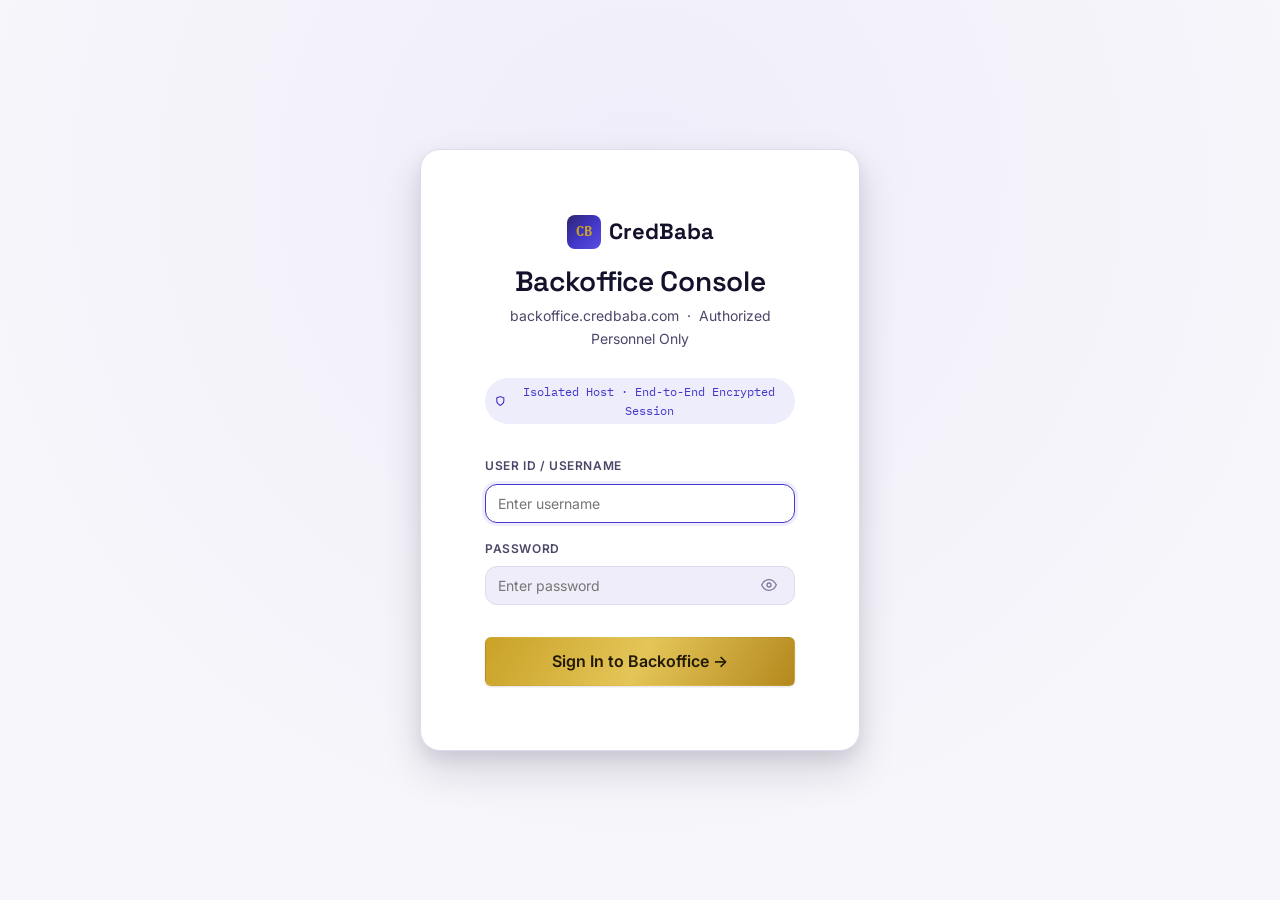
<file: index.html>
<!DOCTYPE html>
<html lang="en">
<head>
<meta charset="UTF-8">
<meta name="robots" content="noindex, nofollow, noarchive">
<title>CredBaba Backoffice</title>
<script src="assets/js/backoffice-auth.js"></script>
<script>
  if (CredBabaBackofficeAuth.getSession()) {
    window.location.replace('blogs.html');
  } else {
    window.location.replace('login.html');
  }
</script>
</head>
<body>
</body>
</html>
</file>
<file: assets/css/tokens.css>
/* ==========================================================================
   CredBaba: Design Tokens
   Indigo/violet core + antique gold accent. Ledger-line motif throughout.
   ========================================================================== */

:root {
  /* ---- Color: Light mode (default) ---- */
  --color-bg: #F7F6FB;
  --color-bg-raised: #FFFFFF;
  --color-surface: #EFEDF9;
  --color-surface-2: #E8E6F5;
  --color-ink: #14122B;
  --color-ink-soft: #4A4768;
  --color-ink-faint: #7E7B9C;
  --color-border: #DEDBEE;
  --color-border-strong: #C6C2E0;

  --color-indigo: #4338CA;
  --color-indigo-deep: #2C2470;
  --color-indigo-soft: #EEEDFB;
  --color-gold: #B4881E;
  --color-gold-bright: #C9A227;
  --color-gold-soft: #F6EFD9;

  --color-success: #1E7A4C;
  --color-success-soft: #E3F3EA;
  --color-error: #B3261E;
  --color-error-soft: #FBEAE9;

  --gradient-hero: linear-gradient(135deg, #2C2470 0%, #4338CA 55%, #5B4FE0 100%);
  --gradient-gold: linear-gradient(120deg, #C9A227 0%, #E4C558 50%, #B4881E 100%);

  /* ---- Type ---- */
  --font-display: "Space Grotesk", "Segoe UI", system-ui, sans-serif;
  --font-body: "Inter", "Segoe UI", system-ui, sans-serif;
  --font-mono: "IBM Plex Mono", "SFMono-Regular", Consolas, monospace;

  --text-xs: 0.75rem;
  --text-sm: 0.875rem;
  --text-base: 1rem;
  --text-lg: 1.125rem;
  --text-xl: 1.375rem;
  --text-2xl: 1.75rem;
  --text-3xl: 2.25rem;
  --text-4xl: 3rem;
  --text-5xl: 3.75rem;

  /* ---- Spacing scale ---- */
  --space-1: 0.25rem;
  --space-2: 0.5rem;
  --space-3: 0.75rem;
  --space-4: 1rem;
  --space-5: 1.5rem;
  --space-6: 2rem;
  --space-7: 3rem;
  --space-8: 4rem;
  --space-9: 6rem;
  --space-10: 8rem;

  /* ---- Layout ---- */
  --radius-sm: 6px;
  --radius-md: 12px;
  --radius-lg: 20px;
  --container-max: 1180px;
  --shadow-sm: 0 1px 2px rgba(20, 18, 43, 0.06), 0 1px 3px rgba(20, 18, 43, 0.08);
  --shadow-md: 0 4px 14px rgba(20, 18, 43, 0.08), 0 2px 6px rgba(20, 18, 43, 0.06);
  --shadow-lg: 0 20px 40px rgba(20, 18, 43, 0.14), 0 8px 16px rgba(20, 18, 43, 0.08);

  --ease-out: cubic-bezier(0.16, 1, 0.3, 1);
  --dur-fast: 150ms;
  --dur-med: 320ms;
  --dur-slow: 560ms;
}

/* ---- Color: Dark mode ---- */
[data-theme="dark"] {
  --color-bg: #100E24;
  --color-bg-raised: #17143336;
  --color-bg-raised: #1A1738;
  --color-surface: #1F1C40;
  --color-surface-2: #262149;
  --color-ink: #F1F0FA;
  --color-ink-soft: #C4C1DE;
  --color-ink-faint: #8E8AB4;
  --color-border: #322C5C;
  --color-border-strong: #423A73;

  --color-indigo: #7C72E8;
  --color-indigo-deep: #4338CA;
  --color-indigo-soft: #241F4A;
  --color-gold: #D9B646;
  --color-gold-bright: #E4C558;
  --color-gold-soft: #2E2818;

  --color-success: #4ADE94;
  --color-success-soft: #143323;
  --color-error: #F0655D;
  --color-error-soft: #3A1A19;

  --gradient-hero: linear-gradient(135deg, #100E24 0%, #241F4A 50%, #4338CA 130%);
  --shadow-sm: 0 1px 2px rgba(0, 0, 0, 0.3);
  --shadow-md: 0 4px 14px rgba(0, 0, 0, 0.35);
  --shadow-lg: 0 20px 40px rgba(0, 0, 0, 0.45);
}

/* ---- Reset ---- */
*, *::before, *::after { box-sizing: border-box; }
html { -webkit-text-size-adjust: 100%; }
body {
  margin: 0;
  font-family: var(--font-body);
  background: var(--color-bg);
  color: var(--color-ink);
  font-size: var(--text-base);
  line-height: 1.6;
  transition: background-color var(--dur-med) var(--ease-out), color var(--dur-med) var(--ease-out);
  -webkit-font-smoothing: antialiased;
}
img, svg { max-width: 100%; display: block; }
a { color: inherit; text-decoration: none; }
button { font-family: inherit; cursor: pointer; }
h1, h2, h3, h4 {
  font-family: var(--font-display);
  margin: 0 0 var(--space-3);
  line-height: 1.15;
  letter-spacing: -0.01em;
  font-weight: 600;
}
p { margin: 0 0 var(--space-4); }
ul { margin: 0; padding: 0; list-style: none; }

@media (prefers-reduced-motion: reduce) {
  *, *::before, *::after {
    animation-duration: 0.001ms !important;
    animation-iteration-count: 1 !important;
    transition-duration: 0.001ms !important;
    scroll-behavior: auto !important;
  }
}

:focus-visible {
  outline: 2px solid var(--color-indigo);
  outline-offset: 2px;
  border-radius: 4px;
}
[data-theme="dark"] :focus-visible {
  outline-color: var(--color-gold-bright);
}

.container {
  max-width: var(--container-max);
  margin: 0 auto;
  padding: 0 var(--space-5);
}

/* ---- Ledger line: signature motif ----
   A thin rule with a small tick, evoking a passbook/ledger entry line.
   Used sparingly: section transitions, stat callouts, card headers. */
.ledger-line {
  position: relative;
  height: 1px;
  background: var(--color-border-strong);
  margin: var(--space-6) 0;
}
.ledger-line::before {
  content: "";
  position: absolute;
  left: 0; top: -3px;
  width: 28px; height: 7px;
  background: var(--gradient-gold);
  border-radius: 2px;
}

/* ---- Stamped corner-notch: used on hero card + trust badges ---- */
.notch-card {
  position: relative;
  clip-path: polygon(0 0, calc(100% - 18px) 0, 100% 18px, 100% 100%, 0 100%);
}

/* ---- Buttons ---- */
.btn {
  display: inline-flex;
  align-items: center;
  justify-content: center;
  gap: var(--space-2);
  padding: 0.85rem 1.6rem;
  border-radius: var(--radius-sm);
  border: 1px solid transparent;
  font-family: var(--font-body);
  font-weight: 600;
  font-size: var(--text-base);
  transition: transform var(--dur-fast) var(--ease-out), box-shadow var(--dur-fast) var(--ease-out), background var(--dur-fast) var(--ease-out);
  white-space: nowrap;
}
.btn:active { transform: translateY(1px); }
.btn-primary {
  background: var(--gradient-gold);
  color: #221A05;
  box-shadow: var(--shadow-sm);
}
.btn-primary:hover { box-shadow: var(--shadow-md); transform: translateY(-1px); }
.btn-outline {
  background: transparent;
  border-color: var(--color-border-strong);
  color: var(--color-ink);
}
.btn-outline:hover { border-color: var(--color-indigo); color: var(--color-indigo); }
[data-theme="dark"] .btn-outline:hover { color: var(--color-gold-bright); border-color: var(--color-gold); }
.btn-block { width: 100%; }
.btn:disabled { opacity: 0.5; cursor: not-allowed; transform: none !important; }

/* ---- Card ---- */
.card {
  background: var(--color-bg-raised);
  border: 1px solid var(--color-border);
  border-radius: var(--radius-md);
  padding: var(--space-6);
  box-shadow: var(--shadow-sm);
}

/* ---- Badge / eyebrow ---- */
.eyebrow {
  display: inline-flex;
  align-items: center;
  gap: var(--space-2);
  font-size: var(--text-xs);
  letter-spacing: 0.08em;
  text-transform: uppercase;
  font-weight: 700;
  color: var(--color-gold);
}
.eyebrow::before {
  content: "";
  width: 6px; height: 6px;
  border-radius: 50%;
  background: var(--color-gold-bright);
}

/* ---- Utility ---- */
.mono { font-family: var(--font-mono); }
.text-soft { color: var(--color-ink-soft); }
.text-faint { color: var(--color-ink-faint); }
.center { text-align: center; }
.sr-only {
  position: absolute; width: 1px; height: 1px;
  padding: 0; margin: -1px; overflow: hidden;
  clip: rect(0,0,0,0); white-space: nowrap; border: 0;
}
</file>
<file: assets/css/site.css>
/* ==========================================================================
   CredBaba: Site layout, header, footer, hero, sections
   ========================================================================== */

/* ---- Header ---- */
.site-header {
  position: sticky;
  top: 0;
  z-index: 50;
  background: color-mix(in srgb, var(--color-bg) 88%, transparent);
  backdrop-filter: blur(10px);
  border-bottom: 1px solid var(--color-border);
}
.site-header .container {
  display: flex;
  align-items: center;
  justify-content: space-between;
  gap: var(--space-3);
  height: 72px;
}
.brand {
  display: flex;
  align-items: center;
  gap: var(--space-2);
  font-family: var(--font-display);
  font-weight: 700;
  font-size: var(--text-xl);
  color: var(--color-ink);
  flex-shrink: 0;
  white-space: nowrap;
}
@media (max-width: 420px) {
  .brand { font-size: var(--text-lg); }
}
.brand-mark {
  width: 34px; height: 34px;
  border-radius: 8px;
  background: var(--gradient-hero);
  display: flex; align-items: center; justify-content: center;
  color: var(--color-gold-bright);
  font-family: var(--font-mono);
  font-weight: 700;
  font-size: var(--text-sm);
  flex-shrink: 0;
}
.nav-desktop {
  display: flex;
  align-items: center;
  gap: var(--space-6);
}
.nav-links {
  display: flex;
  gap: var(--space-5);
}
.nav-links a {
  font-size: var(--text-sm);
  font-weight: 600;
  color: var(--color-ink-soft);
  transition: color var(--dur-fast);
  padding: var(--space-2) 0;
  position: relative;
}
.nav-links a:hover, .nav-links a.active { color: var(--color-indigo); }
[data-theme="dark"] .nav-links a:hover,
[data-theme="dark"] .nav-links a.active { color: var(--color-gold-bright); }

.header-actions {
  display: flex;
  align-items: center;
  gap: var(--space-3);
}
.theme-toggle {
  width: 40px; height: 40px;
  border-radius: 50%;
  border: 1px solid var(--color-border-strong);
  background: var(--color-surface);
  display: flex; align-items: center; justify-content: center;
  color: var(--color-ink-soft);
  flex-shrink: 0;
}
.theme-toggle svg { width: 18px; height: 18px; }
.icon-sun { display: none; }
[data-theme="dark"] .icon-moon { display: none; }
[data-theme="dark"] .icon-sun { display: block; }

.nav-toggle {
  display: none;
  width: 40px; height: 40px;
  border-radius: 8px;
  border: 1px solid var(--color-border-strong);
  background: var(--color-surface);
  align-items: center; justify-content: center;
  color: var(--color-ink);
}

/* On small screens the header CTA competes with the brand name for
   space. The hero already repeats this CTA prominently below, so we
   hide the header's copy of it on mobile and keep only the essential
   controls (theme toggle, menu). */
@media (max-width: 640px) {
  .header-cta { display: none; }
}

@media (max-width: 860px) {
  .nav-desktop { display: none; }
  .nav-toggle { display: flex; }
  .mobile-menu {
    display: none;
    flex-direction: column;
    gap: var(--space-4);
    padding: var(--space-5);
    border-bottom: 1px solid var(--color-border);
    background: var(--color-bg);
  }
  .mobile-menu.open { display: flex; }
  .mobile-menu a {
    font-weight: 600;
    font-size: var(--text-base);
    color: var(--color-ink-soft);
  }
}
@media (min-width: 861px) { .mobile-menu { display: none !important; } }

/* ---- Hero ---- */
.hero {
  padding: var(--space-9) 0 var(--space-8);
  position: relative;
  overflow: hidden;
}
.hero .container {
  display: grid;
  grid-template-columns: 1.1fr 0.9fr;
  gap: var(--space-8);
  align-items: center;
}
@media (max-width: 900px) {
  .hero .container { grid-template-columns: 1fr; }
  .hero { padding: var(--space-7) 0 var(--space-6); }
}

.hero-eyebrow { margin-bottom: var(--space-4); }
.hero h1 {
  font-size: clamp(2.25rem, 4.5vw, var(--text-5xl));
  max-width: 15ch;
}
.hero-sub {
  font-size: var(--text-lg);
  color: var(--color-ink-soft);
  max-width: 46ch;
  margin-bottom: var(--space-6);
}
.hero-cta-row {
  display: flex;
  gap: var(--space-4);
  flex-wrap: wrap;
  margin-bottom: var(--space-6);
}
.trust-row {
  display: flex;
  gap: var(--space-6);
  flex-wrap: wrap;
}
.trust-item {
  display: flex;
  align-items: center;
  gap: var(--space-2);
  font-size: var(--text-sm);
  color: var(--color-ink-soft);
  font-weight: 600;
}
.trust-item svg { width: 18px; height: 18px; color: var(--color-indigo); flex-shrink: 0; }
[data-theme="dark"] .trust-item svg { color: var(--color-gold-bright); }

/* ---- Hero status card (signature element, CSS-only animation) ---- */
.status-card {
  background: var(--gradient-hero);
  border-radius: var(--radius-lg);
  padding: var(--space-6);
  color: #F1F0FA;
  box-shadow: var(--shadow-lg);
  animation: rise var(--dur-slow) var(--ease-out) both;
  animation-delay: 120ms;
}
.status-card-head {
  display: flex;
  justify-content: space-between;
  align-items: center;
  margin-bottom: var(--space-5);
  padding-bottom: var(--space-4);
  border-bottom: 1px solid rgba(255,255,255,0.15);
}
.status-card-head .label { font-size: var(--text-xs); text-transform: uppercase; letter-spacing: 0.08em; opacity: 0.7; font-weight: 700; }
.status-card-head .amount { font-family: var(--font-mono); font-size: var(--text-xl); font-weight: 700; }
.status-steps { display: flex; flex-direction: column; gap: var(--space-4); }
.status-step {
  display: flex;
  align-items: center;
  gap: var(--space-3);
  opacity: 0;
  animation: fadeIn var(--dur-med) var(--ease-out) both;
}
.status-step:nth-child(1) { animation-delay: 480ms; }
.status-step:nth-child(2) { animation-delay: 680ms; }
.status-step:nth-child(3) { animation-delay: 880ms; }
.status-step:nth-child(4) { animation-delay: 1080ms; }
.status-dot {
  width: 22px; height: 22px;
  border-radius: 50%;
  background: rgba(255,255,255,0.12);
  border: 1px solid rgba(255,255,255,0.3);
  display: flex; align-items: center; justify-content: center;
  flex-shrink: 0;
}
.status-step.done .status-dot { background: var(--color-gold-bright); border-color: var(--color-gold-bright); }
.status-dot svg { width: 12px; height: 12px; color: #221A05; }
.status-step .text { font-size: var(--text-sm); font-weight: 600; }
.status-step .sub { font-size: var(--text-xs); opacity: 0.65; }

@keyframes rise {
  from { opacity: 0; transform: translateY(16px); }
  to { opacity: 1; transform: translateY(0); }
}
@keyframes fadeIn {
  from { opacity: 0; transform: translateX(-6px); }
  to { opacity: 1; transform: translateX(0); }
}

/* ---- Section ---- */
.section { padding: var(--space-8) 0; }
.section-head { max-width: 60ch; margin-bottom: var(--space-7); }
.section-head h2 { font-size: clamp(1.6rem, 3vw, var(--text-3xl)); }

/* ---- Feature grid ---- */
.grid-3 {
  display: grid;
  grid-template-columns: repeat(3, 1fr);
  gap: var(--space-5);
}
@media (max-width: 860px) { .grid-3 { grid-template-columns: 1fr; } }

.feature-card {
  background: var(--color-bg-raised);
  border: 1px solid var(--color-border);
  border-radius: var(--radius-md);
  padding: var(--space-6);
  transition: transform var(--dur-fast) var(--ease-out), box-shadow var(--dur-fast) var(--ease-out);
}
.feature-card:hover { transform: translateY(-3px); box-shadow: var(--shadow-md); }
.feature-icon {
  width: 44px; height: 44px;
  border-radius: 10px;
  background: var(--color-indigo-soft);
  color: var(--color-indigo);
  display: flex; align-items: center; justify-content: center;
  margin-bottom: var(--space-4);
}
[data-theme="dark"] .feature-icon { color: var(--color-gold-bright); }
.feature-icon svg { width: 22px; height: 22px; }
.feature-card h3 { font-size: var(--text-lg); }
.feature-card p { color: var(--color-ink-soft); font-size: var(--text-sm); margin-bottom: 0; }

/* ---- Stats strip ---- */
.stats-strip {
  display: grid;
  grid-template-columns: repeat(4, 1fr);
  gap: var(--space-5);
}
@media (max-width: 700px) { .stats-strip { grid-template-columns: repeat(2, 1fr); } }
.stat-item .num {
  font-family: var(--font-mono);
  font-size: var(--text-2xl);
  font-weight: 700;
  color: var(--color-indigo);
}
[data-theme="dark"] .stat-item .num { color: var(--color-gold-bright); }
.stat-item .lbl { font-size: var(--text-sm); color: var(--color-ink-soft); }

/* ---- Journey / process (real sequence -> numbered is justified here) ---- */
.journey-list { display: flex; flex-direction: column; }
.journey-item {
  display: grid;
  grid-template-columns: 60px 1fr;
  gap: var(--space-5);
  padding: var(--space-5) 0;
}
.journey-item:not(:last-child) { border-bottom: 1px solid var(--color-border); }
.journey-num {
  font-family: var(--font-mono);
  font-size: var(--text-sm);
  color: var(--color-gold);
  font-weight: 700;
}
.journey-item h3 { font-size: var(--text-base); margin-bottom: var(--space-1); }
.journey-item p { color: var(--color-ink-soft); font-size: var(--text-sm); margin-bottom: 0; }

/* ---- Agent promo card ---- */
.promo-band {
  background: var(--gradient-hero);
  border-radius: var(--radius-lg);
  padding: var(--space-7);
  color: #F1F0FA;
  display: grid;
  grid-template-columns: 1.3fr 0.7fr;
  gap: var(--space-6);
  align-items: center;
}
@media (max-width: 780px) { .promo-band { grid-template-columns: 1fr; text-align: left; } }
.promo-band h2 { color: #fff; }
.promo-band p { color: rgba(241,240,250,0.8); }
.promo-band .btn-primary { align-self: start; }

/* ---- CTA card (used in homepage midsection) ---- */
.cta-card {
  text-align: center;
  padding: var(--space-8) var(--space-6);
}
.cta-card h2 { max-width: 26ch; margin-left: auto; margin-right: auto; }
.cta-card p { max-width: 46ch; margin-left: auto; margin-right: auto; }
.cta-btn-row { display: flex; gap: var(--space-4); justify-content: center; flex-wrap: wrap; }

/* ---- Footer ---- */
.site-footer {
  border-top: 1px solid var(--color-border);
  padding: var(--space-8) 0 var(--space-6);
  margin-top: var(--space-8);
}
.footer-grid {
  display: grid;
  grid-template-columns: 1.4fr 1fr 1fr;
  gap: var(--space-6);
  margin-bottom: var(--space-7);
}
@media (max-width: 700px) { .footer-grid { grid-template-columns: 1fr; } }
.footer-brand p { color: var(--color-ink-soft); font-size: var(--text-sm); max-width: 34ch; }
.footer-col h4 {
  font-family: var(--font-body);
  font-size: var(--text-sm);
  text-transform: uppercase;
  letter-spacing: 0.06em;
  color: var(--color-ink-faint);
  margin-bottom: var(--space-3);
}
.footer-col ul { display: flex; flex-direction: column; gap: var(--space-2); }
.footer-col a {
  font-size: var(--text-sm);
  color: var(--color-ink-soft);
}
.footer-col a:hover { color: var(--color-indigo); }
[data-theme="dark"] .footer-col a:hover { color: var(--color-gold-bright); }
.footer-bottom {
  display: flex;
  justify-content: space-between;
  align-items: center;
  flex-wrap: wrap;
  gap: var(--space-3);
  font-size: var(--text-xs);
  color: var(--color-ink-faint);
}
.footer-disclaimer {
  font-size: var(--text-xs);
  color: var(--color-ink-faint);
  max-width: 90ch;
  margin: var(--space-5) 0;
  line-height: 1.6;
}

/* ---- Blog Typography ---- */
.blog-post-header h1,
.blog-content h1 {
  font-size: 26px;
  line-height: 1.25;
}
.blog-content h2 {
  font-size: 24px;
  line-height: 1.3;
}
.blog-content h3 {
  font-size: 22px;
  line-height: 1.35;
}
</file>
<file: assets/css/backoffice.css>
/* Backoffice Custom Enhancements */
.role-badge {
  font-family: var(--font-mono);
  font-size: 11px;
  font-weight: 600;
  padding: 3px 8px;
  border-radius: var(--radius-sm);
  text-transform: uppercase;
}

.role-badge.super-admin {
  background: var(--color-indigo-soft);
  color: var(--color-indigo);
}

.role-badge.content-manager {
  background: var(--color-gold-soft);
  color: var(--color-gold);
}

.role-badge.marketing-editor {
  background: var(--color-surface);
  color: var(--color-ink-soft);
  border: 1px solid var(--color-border);
}
/* ==========================================================================
   CredBaba: Admin Console Styles
   Seamlessly integrates with tokens.css and site.css design language.
   ========================================================================== */

/* ---- Global Admin Layout ---- */
.admin-body {
  background-color: var(--color-bg);
  color: var(--color-ink);
  font-family: var(--font-body);
  min-height: 100vh;
  display: flex;
  flex-direction: column;
}

.admin-header {
  background: var(--color-bg-raised);
  border-bottom: 1px solid var(--color-border);
  position: sticky;
  top: 0;
  z-index: 100;
  box-shadow: var(--shadow-sm);
}

.admin-header-inner {
  display: flex;
  align-items: center;
  justify-content: space-between;
  height: 64px;
  padding: 0 var(--space-6);
  max-width: 1400px;
  margin: 0 auto;
}

.admin-brand-group {
  display: flex;
  align-items: center;
  gap: var(--space-3);
}

.admin-badge {
  font-family: var(--font-mono);
  font-size: var(--text-xs);
  font-weight: 600;
  letter-spacing: 0.08em;
  background: var(--color-indigo-soft);
  color: var(--color-indigo);
  padding: 3px 8px;
  border-radius: var(--radius-sm);
  border: 1px solid var(--color-border);
  text-transform: uppercase;
}

.admin-nav {
  display: flex;
  align-items: center;
  gap: var(--space-2);
}

.admin-nav-link {
  font-family: var(--font-display);
  font-size: var(--text-sm);
  font-weight: 600;
  color: var(--color-ink-soft);
  text-decoration: none;
  padding: var(--space-2) var(--space-4);
  border-radius: var(--radius-md);
  transition: all var(--dur-fast) ease;
  display: flex;
  align-items: center;
  gap: var(--space-2);
}

.admin-nav-link:hover {
  color: var(--color-ink);
  background: var(--color-surface);
}

.admin-nav-link.active {
  color: var(--color-indigo);
  background: var(--color-indigo-soft);
}

.admin-user-group {
  display: flex;
  align-items: center;
  gap: var(--space-3);
}

.admin-user-chip {
  display: flex;
  align-items: center;
  gap: var(--space-2);
  font-size: var(--text-xs);
  font-family: var(--font-mono);
  color: var(--color-ink-soft);
  padding: var(--space-2) var(--space-3);
  background: var(--color-surface);
  border-radius: 999px;
  border: 1px solid var(--color-border);
}

.admin-status-dot {
  width: 8px;
  height: 8px;
  border-radius: 50%;
  background: var(--color-success);
  display: inline-block;
}

.cloud-status-pill {
  display: inline-flex;
  align-items: center;
  gap: 6px;
  padding: 4px 10px;
  border-radius: 999px;
  font-size: 11px;
  font-family: var(--font-mono);
  font-weight: 600;
  border: 1px solid var(--color-border);
  background: var(--color-surface);
  color: var(--color-ink-soft);
  cursor: pointer;
  text-decoration: none;
  transition: all var(--dur-fast) ease;
}
.cloud-status-pill:hover {
  border-color: var(--color-border-strong);
  transform: translateY(-1px);
}
.cloud-status-pill .cloud-status-dot {
  width: 7px;
  height: 7px;
  border-radius: 50%;
  background: var(--color-ink-faint);
  display: inline-block;
}
.cloud-status-pill.online {
  border-color: rgba(16, 185, 129, 0.4);
  background: rgba(16, 185, 129, 0.08);
  color: var(--color-success);
}
.cloud-status-pill.online .cloud-status-dot {
  background: var(--color-success);
  box-shadow: 0 0 6px rgba(16, 185, 129, 0.5);
}
.cloud-status-pill.forbidden, .cloud-status-pill.offline {
  border-color: rgba(239, 68, 68, 0.4);
  background: rgba(239, 68, 68, 0.08);
  color: var(--color-error);
}
.cloud-status-pill.forbidden .cloud-status-dot, .cloud-status-pill.offline .cloud-status-dot {
  background: var(--color-error);
  box-shadow: 0 0 6px rgba(239, 68, 68, 0.5);
}
.cloud-status-pill.checking {
  border-color: rgba(245, 158, 11, 0.4);
  background: rgba(245, 158, 11, 0.08);
  color: var(--color-gold);
}
.cloud-status-pill.checking .cloud-status-dot {
  background: var(--color-gold);
}

.btn-logout {
  background: transparent;
  border: 1px solid var(--color-border);
  color: var(--color-ink-soft);
  font-size: var(--text-xs);
  font-family: var(--font-display);
  font-weight: 600;
  padding: var(--space-2) var(--space-4);
  border-radius: var(--radius-md);
  cursor: pointer;
  display: flex;
  align-items: center;
  gap: var(--space-2);
  transition: all var(--dur-fast) ease;
}

.btn-logout:hover {
  background: var(--color-error-soft);
  color: var(--color-error);
  border-color: var(--color-error);
}

/* ---- Main Container ---- */
.admin-main {
  flex: 1;
  max-width: 1400px;
  width: 100%;
  margin: 0 auto;
  padding: var(--space-7) var(--space-6);
}

/* ---- Login Screen ---- */
.admin-login-wrap {
  min-height: 100vh;
  display: flex;
  align-items: center;
  justify-content: center;
  padding: var(--space-6);
  background: radial-gradient(circle at 50% 20%, var(--color-surface) 0%, var(--color-bg) 70%);
}

.admin-login-card {
  background: var(--color-bg-raised);
  border: 1px solid var(--color-border);
  border-radius: var(--radius-lg);
  padding: var(--space-8);
  width: 100%;
  max-width: 440px;
  box-shadow: var(--shadow-lg);
}

.admin-login-head {
  text-align: center;
  margin-bottom: var(--space-6);
}

.admin-login-head .brand {
  justify-content: center;
  margin-bottom: var(--space-4);
}

.admin-login-head h1 {
  font-size: var(--text-2xl);
  font-family: var(--font-display);
  margin-bottom: var(--space-2);
}

.admin-login-head p {
  color: var(--color-ink-soft);
  font-size: var(--text-sm);
}

.security-badge {
  display: inline-flex;
  align-items: center;
  gap: var(--space-2);
  background: var(--color-indigo-soft);
  color: var(--color-indigo);
  font-size: var(--text-xs);
  font-family: var(--font-mono);
  padding: 4px 10px;
  border-radius: 999px;
  margin-top: var(--space-3);
}

/* ---- Metrics Row ---- */
.admin-metrics-grid {
  display: grid;
  grid-template-columns: repeat(auto-fit, minmax(220px, 1fr));
  gap: var(--space-5);
  margin-bottom: var(--space-7);
}

.metric-card {
  background: var(--color-bg-raised);
  border: 1px solid var(--color-border);
  border-radius: var(--radius-lg);
  padding: var(--space-5) var(--space-6);
  display: flex;
  align-items: center;
  gap: var(--space-4);
  box-shadow: var(--shadow-sm);
  transition: transform var(--dur-fast) ease, box-shadow var(--dur-fast) ease;
}

.metric-card:hover {
  transform: translateY(-2px);
  box-shadow: var(--shadow-md);
}

.metric-icon-wrap {
  width: 48px;
  height: 48px;
  border-radius: var(--radius-md);
  background: var(--color-indigo-soft);
  color: var(--color-indigo);
  display: flex;
  align-items: center;
  justify-content: center;
  flex-shrink: 0;
}

.metric-icon-wrap.gold {
  background: var(--color-gold-soft);
  color: var(--color-gold);
}

.metric-icon-wrap.success {
  background: var(--color-success-soft);
  color: var(--color-success);
}

.metric-number {
  font-family: var(--font-display);
  font-size: var(--text-3xl);
  font-weight: 700;
  line-height: 1.1;
  color: var(--color-ink);
}

.metric-label {
  font-size: var(--text-xs);
  color: var(--color-ink-faint);
  text-transform: uppercase;
  letter-spacing: 0.05em;
  margin-top: var(--space-1);
}

/* ---- Controls & Filter Bar ---- */
.admin-controls-bar {
  background: var(--color-bg-raised);
  border: 1px solid var(--color-border);
  border-radius: var(--radius-lg);
  padding: var(--space-4) var(--space-5);
  margin-bottom: var(--space-6);
  display: flex;
  flex-wrap: wrap;
  align-items: center;
  justify-content: space-between;
  gap: var(--space-4);
}

.admin-search-wrap {
  position: relative;
  flex: 1;
  min-width: 260px;
  max-width: 420px;
}

.admin-search-wrap input {
  width: 100%;
  padding: 10px 14px 10px 38px;
  border: 1px solid var(--color-border);
  border-radius: var(--radius-md);
  background: var(--color-surface);
  color: var(--color-ink);
  font-family: var(--font-body);
  font-size: var(--text-sm);
  outline: none;
  transition: all var(--dur-fast) ease;
}

.admin-search-wrap input:focus {
  border-color: var(--color-indigo);
  background: var(--color-bg-raised);
  box-shadow: 0 0 0 3px var(--color-indigo-soft);
}

.admin-search-wrap svg {
  position: absolute;
  left: 12px;
  top: 50%;
  transform: translateY(-50%);
  width: 16px;
  height: 16px;
  color: var(--color-ink-faint);
  pointer-events: none;
}

.admin-filters-group {
  display: flex;
  align-items: center;
  gap: var(--space-3);
  flex-wrap: wrap;
}

.admin-select {
  padding: 10px 14px;
  border: 1px solid var(--color-border);
  border-radius: var(--radius-md);
  background: var(--color-surface);
  color: var(--color-ink);
  font-size: var(--text-sm);
  font-family: var(--font-body);
  outline: none;
  cursor: pointer;
}

/* ---- Blogs Table & Card Views ---- */
.admin-table-card {
  background: var(--color-bg-raised);
  border: 1px solid var(--color-border);
  border-radius: var(--radius-lg);
  overflow: hidden;
  box-shadow: var(--shadow-sm);
}

.admin-table {
  width: 100%;
  border-collapse: collapse;
  text-align: left;
}

.admin-table th {
  background: var(--color-surface);
  color: var(--color-ink-faint);
  font-family: var(--font-display);
  font-size: var(--text-xs);
  font-weight: 600;
  text-transform: uppercase;
  letter-spacing: 0.06em;
  padding: var(--space-4) var(--space-5);
  border-bottom: 1px solid var(--color-border);
}

.admin-table td {
  padding: var(--space-4) var(--space-5);
  border-bottom: 1px solid var(--color-border);
  font-size: var(--text-sm);
  vertical-align: middle;
}

.admin-table tr:last-child td {
  border-bottom: none;
}

.admin-table tr:hover td {
  background: var(--color-surface);
}

.blog-row-title {
  font-family: var(--font-display);
  font-weight: 600;
  font-size: var(--text-base);
  color: var(--color-ink);
  margin-bottom: 2px;
  line-height: 1.3;
}

.blog-row-slug {
  font-family: var(--font-mono);
  font-size: var(--text-xs);
  color: var(--color-ink-faint);
}

.badge-tag {
  display: inline-block;
  font-family: var(--font-mono);
  font-size: 11px;
  font-weight: 600;
  padding: 3px 8px;
  border-radius: var(--radius-sm);
  background: var(--color-indigo-soft);
  color: var(--color-indigo);
  text-transform: uppercase;
  letter-spacing: 0.04em;
}

.badge-status {
  display: inline-flex;
  align-items: center;
  gap: 6px;
  font-size: 12px;
  font-weight: 600;
  padding: 3px 10px;
  border-radius: 999px;
}

.badge-status.published {
  background: var(--color-success-soft);
  color: var(--color-success);
}

.badge-status.draft {
  background: var(--color-gold-soft);
  color: var(--color-gold);
}

.action-btns {
  display: flex;
  align-items: center;
  gap: var(--space-2);
}

.btn-icon {
  width: 32px;
  height: 32px;
  border-radius: var(--radius-md);
  border: 1px solid var(--color-border);
  background: var(--color-bg-raised);
  color: var(--color-ink-soft);
  display: inline-flex;
  align-items: center;
  justify-content: center;
  cursor: pointer;
  transition: all var(--dur-fast) ease;
  text-decoration: none;
}

.btn-icon:hover {
  background: var(--color-surface);
  color: var(--color-indigo);
  border-color: var(--color-indigo);
}

.btn-icon.delete:hover {
  background: var(--color-error-soft);
  color: var(--color-error);
  border-color: var(--color-error);
}

/* ---- Editor Layout ---- */
.editor-container {
  display: grid;
  grid-template-columns: 1fr 340px;
  gap: var(--space-6);
  align-items: start;
}

@media (max-width: 1024px) {
  .editor-container {
    grid-template-columns: 1fr;
  }
}

.editor-card {
  background: var(--color-bg-raised);
  border: 1px solid var(--color-border);
  border-radius: var(--radius-lg);
  box-shadow: var(--shadow-sm);
  overflow: hidden;
}

/* Sticky Editor Toolbar */
.editor-toolbar {
  background: var(--color-surface);
  border-bottom: 1px solid var(--color-border);
  padding: var(--space-3) var(--space-4);
  display: flex;
  flex-wrap: wrap;
  align-items: center;
  gap: 6px;
  position: sticky;
  top: 64px;
  z-index: 10;
}

.toolbar-group {
  display: flex;
  align-items: center;
  gap: 2px;
  padding: 0 4px;
  border-right: 1px solid var(--color-border);
}

.toolbar-group:last-child {
  border-right: none;
}

.tool-btn {
  width: 34px;
  height: 34px;
  border: 1px solid transparent;
  background: transparent;
  border-radius: var(--radius-sm);
  color: var(--color-ink);
  display: flex;
  align-items: center;
  justify-content: center;
  cursor: pointer;
  transition: all var(--dur-fast) ease;
}

.tool-btn:hover {
  background: var(--color-surface-2);
  color: var(--color-indigo);
}

.tool-btn.active {
  background: var(--color-indigo-soft);
  color: var(--color-indigo);
  border-color: var(--color-border);
}

.tool-select {
  height: 34px;
  padding: 0 var(--space-2);
  border: 1px solid var(--color-border);
  border-radius: var(--radius-sm);
  background: var(--color-bg-raised);
  color: var(--color-ink);
  font-size: var(--text-xs);
  font-family: var(--font-body);
  outline: none;
  cursor: pointer;
}

.editor-content-area {
  padding: var(--space-6) var(--space-8);
  min-height: 520px;
  outline: none;
  font-size: var(--text-base);
  line-height: 1.8;
  color: var(--color-ink);
}

.editor-content-area:empty::before {
  content: attr(data-placeholder);
  color: var(--color-ink-faint);
  cursor: text;
}

/* Editorial formatting within editor and preview */
.editor-content-area h1,
.blog-content h1 {
  font-size: 26px;
  font-family: var(--font-display);
  font-weight: 700;
  margin-top: var(--space-7);
  margin-bottom: var(--space-3);
  color: var(--color-ink);
  line-height: 1.25;
}

.editor-content-area h2,
.blog-content h2 {
  font-size: 24px;
  font-family: var(--font-display);
  font-weight: 700;
  margin-top: var(--space-6);
  margin-bottom: var(--space-3);
  color: var(--color-ink);
  line-height: 1.3;
}

.editor-content-area h3,
.blog-content h3 {
  font-size: 22px;
  font-family: var(--font-display);
  font-weight: 600;
  margin-top: var(--space-5);
  margin-bottom: var(--space-2);
  color: var(--color-ink);
  line-height: 1.35;
}

.editor-content-area h4 {
  font-size: var(--text-lg);
  font-family: var(--font-display);
  font-weight: 600;
  margin-top: var(--space-4);
  margin-bottom: var(--space-2);
  color: var(--color-ink);
  line-height: 1.4;
}

.editor-content-area p {
  margin-bottom: var(--space-4);
  color: var(--color-ink-soft);
}

.editor-content-area ul, .editor-content-area ol {
  margin-bottom: var(--space-4);
  padding-left: 1.8em;
  color: var(--color-ink-soft);
}

.editor-content-area blockquote {
  border-left: 4px solid var(--color-gold);
  background: var(--color-surface);
  padding: var(--space-4) var(--space-5);
  border-radius: 0 var(--radius-md) var(--radius-md) 0;
  margin: var(--space-5) 0;
  font-style: italic;
  color: var(--color-ink);
}

.editor-content-area img {
  max-width: 100%;
  height: auto;
  border-radius: var(--radius-md);
  border: 1px solid var(--color-border);
  margin: var(--space-5) 0;
  display: block;
}

.editor-content-area img.align-center {
  margin-left: auto;
  margin-right: auto;
}

.editor-content-area img.align-left {
  float: left;
  margin: var(--space-2) var(--space-5) var(--space-4) 0;
  max-width: 48%;
}

.editor-content-area img.align-right {
  float: right;
  margin: var(--space-2) 0 var(--space-4) var(--space-5);
  max-width: 48%;
}

/* Custom styled elements inside editor */
.editor-content-area .summary-box {
  background: var(--color-surface);
  border: 1px solid var(--color-border);
  border-radius: var(--radius-lg);
  padding: var(--space-5);
  margin: var(--space-5) 0;
}

.editor-content-area .blog-cta {
  background: var(--color-indigo);
  border-radius: var(--radius-lg);
  padding: var(--space-6);
  text-align: center;
  color: #fff;
  margin: var(--space-6) 0;
}

/* ---- Editor Sidebar ---- */
.editor-sidebar {
  display: flex;
  flex-direction: column;
  gap: var(--space-5);
}

.sidebar-panel {
  background: var(--color-bg-raised);
  border: 1px solid var(--color-border);
  border-radius: var(--radius-lg);
  padding: var(--space-5);
  box-shadow: var(--shadow-sm);
}

.sidebar-panel h3 {
  font-family: var(--font-display);
  font-size: var(--text-base);
  margin-bottom: var(--space-4);
  padding-bottom: var(--space-3);
  border-bottom: 1px solid var(--color-border);
  display: flex;
  align-items: center;
  justify-content: space-between;
}

.form-field {
  margin-bottom: var(--space-4);
}

.form-field:last-child {
  margin-bottom: 0;
}

.form-label {
  display: block;
  font-size: var(--text-xs);
  font-weight: 600;
  color: var(--color-ink-soft);
  margin-bottom: var(--space-2);
  text-transform: uppercase;
  letter-spacing: 0.05em;
}

.form-input, .form-textarea, .form-select {
  width: 100%;
  padding: 10px 12px;
  border: 1px solid var(--color-border);
  border-radius: var(--radius-md);
  background: var(--color-surface);
  color: var(--color-ink);
  font-family: var(--font-body);
  font-size: var(--text-sm);
  outline: none;
  transition: all var(--dur-fast) ease;
}

.form-input:focus, .form-textarea:focus, .form-select:focus {
  border-color: var(--color-indigo);
  background: var(--color-bg-raised);
  box-shadow: 0 0 0 3px var(--color-indigo-soft);
}

.form-textarea {
  min-height: 80px;
  resize: vertical;
  line-height: 1.5;
}

/* Image Upload Dropzone */
.image-dropzone {
  border: 2px dashed var(--color-border-strong);
  border-radius: var(--radius-md);
  padding: var(--space-5);
  text-align: center;
  cursor: pointer;
  background: var(--color-surface);
  transition: all var(--dur-fast) ease;
  position: relative;
}

.image-dropzone:hover, .image-dropzone.dragover {
  border-color: var(--color-indigo);
  background: var(--color-indigo-soft);
}

.image-dropzone input[type="file"] {
  position: absolute;
  top: 0;
  left: 0;
  width: 100%;
  height: 100%;
  opacity: 0;
  cursor: pointer;
}

.dropzone-preview {
  position: relative;
  border-radius: var(--radius-md);
  overflow: hidden;
  max-height: 180px;
  margin-top: var(--space-3);
  border: 1px solid var(--color-border);
}

.dropzone-preview img {
  width: 100%;
  height: auto;
  display: block;
}

.dropzone-remove {
  position: absolute;
  top: 6px;
  right: 6px;
  background: rgba(20, 18, 43, 0.7);
  color: #fff;
  border: none;
  border-radius: 50%;
  width: 24px;
  height: 24px;
  display: flex;
  align-items: center;
  justify-content: center;
  cursor: pointer;
}

/* Character Counter */
.char-count {
  font-size: 11px;
  font-family: var(--font-mono);
  color: var(--color-ink-faint);
  text-align: right;
  margin-top: 4px;
}

.char-count.warning {
  color: var(--color-gold);
}

/* Action Bar */
.editor-bottom-bar {
  background: var(--color-bg-raised);
  border: 1px solid var(--color-border);
  border-radius: var(--radius-lg);
  padding: var(--space-4) var(--space-6);
  margin-top: var(--space-6);
  display: flex;
  align-items: center;
  justify-content: space-between;
  box-shadow: var(--shadow-sm);
}

/* ---- Modals & Overlays ---- */
.modal-overlay {
  position: fixed;
  top: 0;
  left: 0;
  width: 100vw;
  height: 100vh;
  background: rgba(16, 14, 36, 0.6);
  backdrop-filter: blur(4px);
  z-index: 1000;
  display: none;
  align-items: center;
  justify-content: center;
  padding: var(--space-6);
}

.modal-overlay.show {
  display: flex;
}

.modal-box {
  background: var(--color-bg-raised);
  border: 1px solid var(--color-border);
  border-radius: var(--radius-lg);
  width: 100%;
  max-width: 540px;
  box-shadow: var(--shadow-lg);
  overflow: hidden;
  animation: modalFadeIn 0.2s ease-out;
}

.modal-box.large {
  max-width: 900px;
  max-height: 88vh;
  display: flex;
  flex-direction: column;
}

@keyframes modalFadeIn {
  from { opacity: 0; transform: scale(0.96); }
  to { opacity: 1; transform: scale(1); }
}

.modal-header {
  padding: var(--space-4) var(--space-6);
  border-bottom: 1px solid var(--color-border);
  display: flex;
  align-items: center;
  justify-content: space-between;
}

.modal-header h3 {
  margin: 0;
  font-family: var(--font-display);
  font-size: var(--text-lg);
}

.modal-close {
  background: none;
  border: none;
  color: var(--color-ink-faint);
  cursor: pointer;
  padding: 4px;
  display: flex;
}

.modal-close:hover {
  color: var(--color-ink);
}

.modal-body {
  padding: var(--space-6);
  overflow-y: auto;
}

.modal-footer {
  padding: var(--space-4) var(--space-6);
  border-top: 1px solid var(--color-border);
  display: flex;
  align-items: center;
  justify-content: flex-end;
  gap: var(--space-3);
  background: var(--color-surface);
}

/* Toast Notifications */
.toast-container {
  position: fixed;
  bottom: 24px;
  right: 24px;
  z-index: 2000;
  display: flex;
  flex-direction: column;
  gap: var(--space-3);
}

.toast {
  background: var(--color-bg-raised);
  border: 1px solid var(--color-border);
  border-left: 4px solid var(--color-indigo);
  border-radius: var(--radius-md);
  padding: var(--space-3) var(--space-5);
  box-shadow: var(--shadow-lg);
  font-size: var(--text-sm);
  display: flex;
  align-items: center;
  gap: var(--space-3);
  min-width: 280px;
  max-width: 420px;
  animation: toastSlideIn 0.25s ease-out;
}

.toast.success {
  border-left-color: var(--color-success);
}

.toast.error {
  border-left-color: var(--color-error);
}

@keyframes toastSlideIn {
  from { opacity: 0; transform: translateX(20px); }
  to { opacity: 1; transform: translateX(0); }
}

/* Responsive Table / Mobile Adaptations */
@media (max-width: 768px) {
  .admin-table {
    display: block;
    overflow-x: auto;
  }
  .admin-header-inner {
    padding: 0 var(--space-4);
  }
  .admin-main {
    padding: var(--space-5) var(--space-4);
  }
}
</file>
